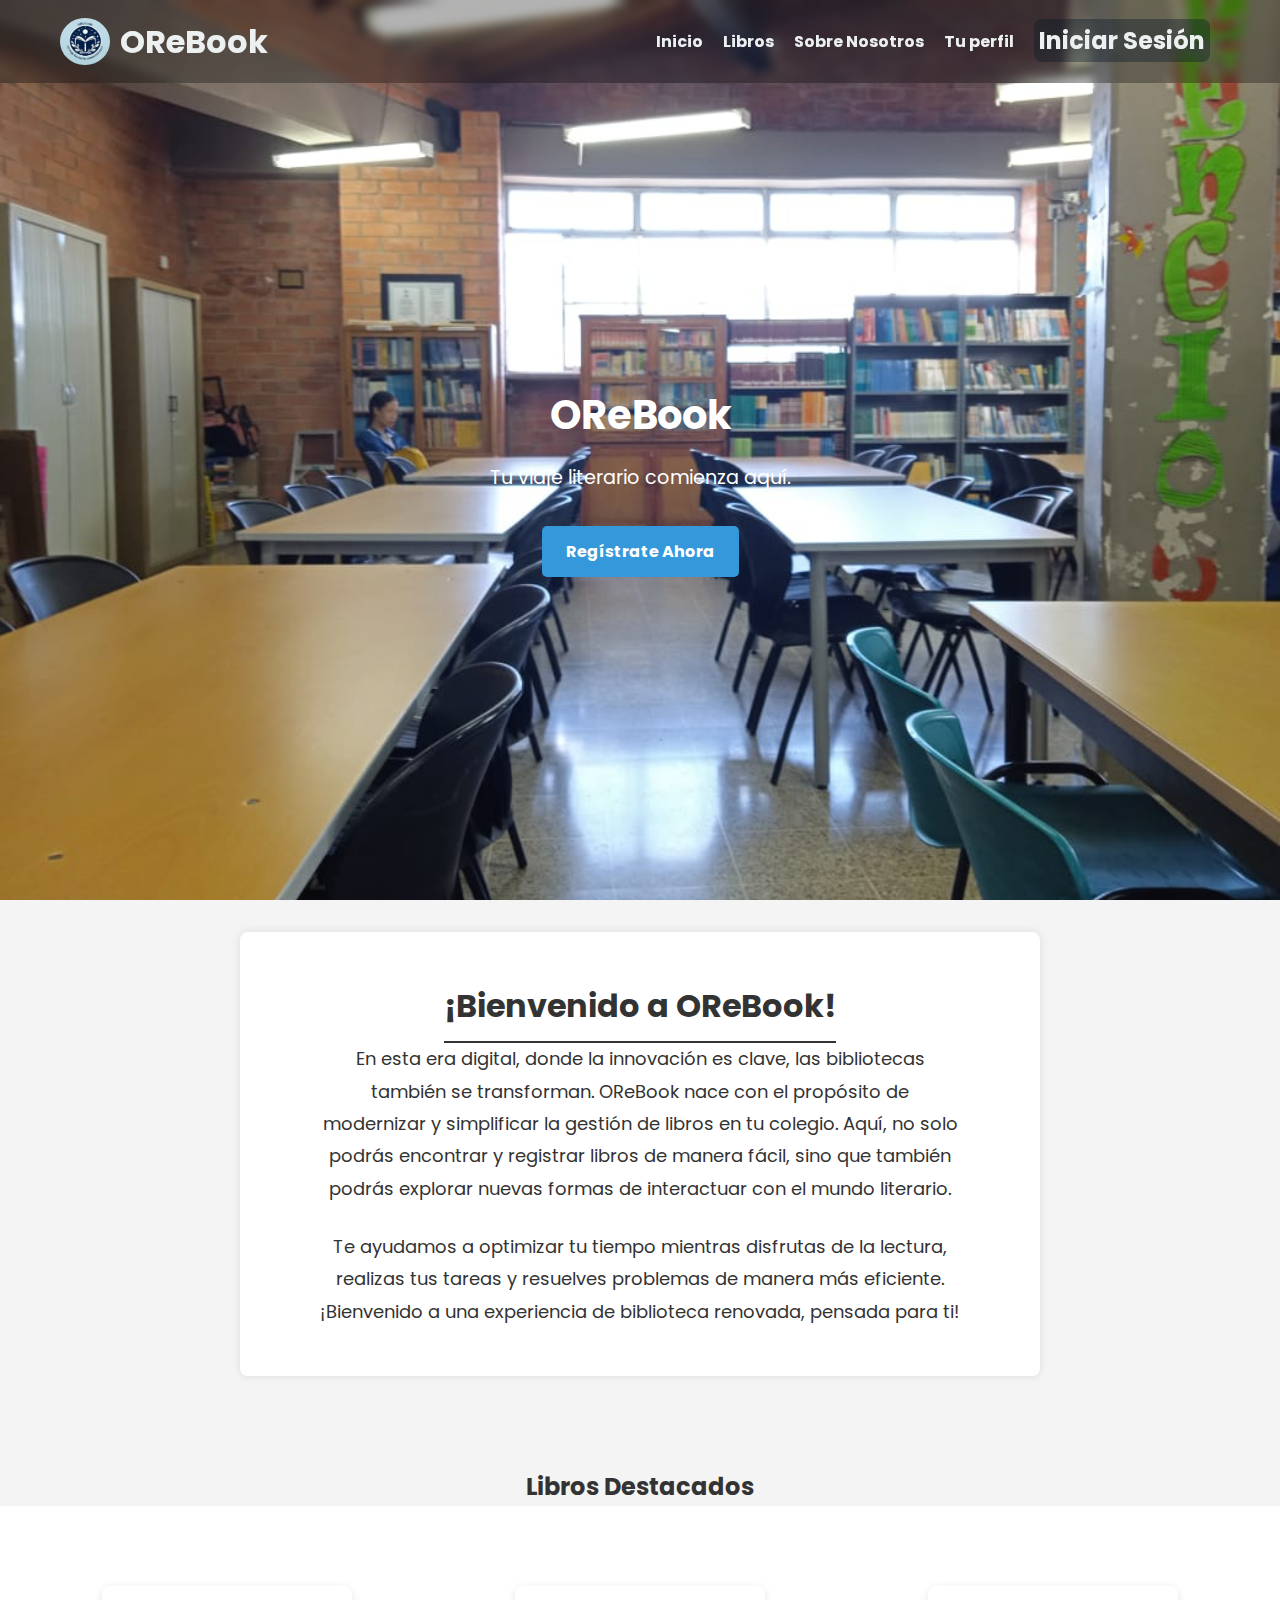
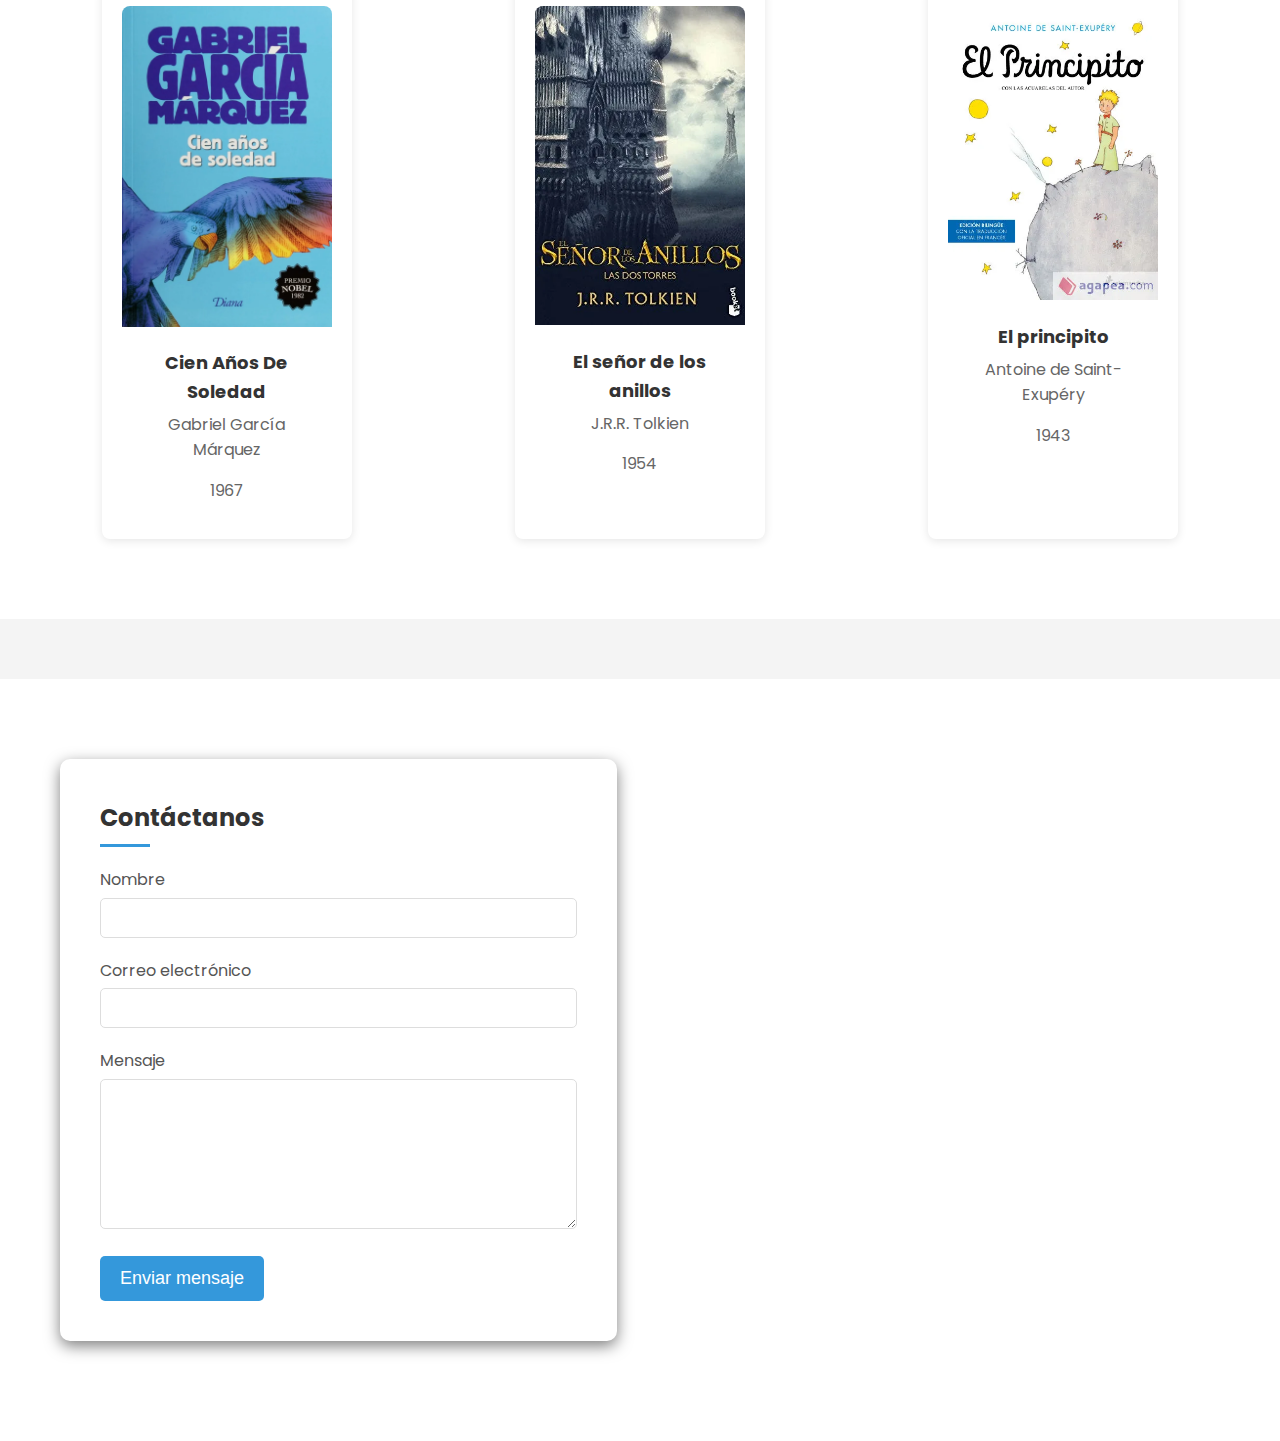
<file: inicio.html>
<!DOCTYPE html>
<html lang="es">
<head>
    <meta charset="UTF-8">
    <meta name="viewport" content="width=device-width, initial-scale=1.0">
    <title>OReBook - Biblioteca Digital</title>
    <link rel="stylesheet" href="css/inicio.css">
    <link rel="shortcut icon" href="imgs/lg.jpg">
    <link rel="stylesheet" href="https://cdnjs.cloudflare.com/ajax/libs/font-awesome/5.15.3/css/all.min.css">
</head>
<body>
    <header>
        <nav>
            <div class="logo">
                <img src="imgs/lg.jpg" alt="Logo Biblioteca">
                <h1>OReBook</h1>
            </div>
            <ul>
                <li><a href="inicio.html" class="active">Inicio</a></li>
                <li><a href="html/libros.html">Libros</a></li>
                <li class="dropdown">
                    <a href="html/sobre-nosotros.html">Sobre Nosotros</a>
                    <ul class="dropdown-content">
                        <li><a href="html/ayuda.html">Ayuda</a></li>
                        <li><a href="html/nuestro-proyecto.html">Nuestro Proyecto</a></li>
                    </ul>
                </li>
                <li><a href="html/perfil.html">Tu perfil</a></li>
                <li><a href="html/login.html" class="btn-login">Iniciar Sesión</a></li>
            </ul>
        </nav>
    </header>
    
    <main>
        <section class="hero">
            <h2>OReBook</h2>
            <p>Tu viaje literario comienza aquí.</p>
            <a href="html/login.html" class="btn-primary">Regístrate Ahora</a>
        </section>

        <section id="sobre-nosotros" class="about-section">
            <h2>¡Bienvenido a OReBook!</h2>
            <p>En esta era digital, donde la innovación es clave, las bibliotecas también se transforman. OReBook nace con el propósito de modernizar y simplificar la gestión de libros en tu colegio. Aquí, no solo podrás encontrar y registrar libros de manera fácil, sino que también podrás explorar nuevas formas de interactuar con el mundo literario.</p><br>
            <p>Te ayudamos a optimizar tu tiempo mientras disfrutas de la lectura, realizas tus tareas y resuelves problemas de manera más eficiente. ¡Bienvenido a una experiencia de biblioteca renovada, pensada para ti!</p>
        </section>

        <section id="libros" class="books-section">
            <h2>Libros Destacados</h2>
            <div class="books-container">
                <div class="book-item">
                    <img src="imgs/71YoFJSz3LL.webp" alt="Libro 1">
                    <h3>Cien Años De Soledad</h3>
                    <p>Gabriel García Márquez</p>
                    <p>1967</p>

                    <div class="book-options hidden">
                        <button class="btn-prestar">Prestar</button>
                        <button class="btn-libros">Libros</button>
                    </div>
                </div>
                <div class="book-item">
                    <img src="imgs/1660300233-51jH0VB5f9L._SL500_.webp" alt="Libro 2">
                    <h3>El señor de los anillos</h3>
                    <p>J.R.R. Tolkien</p>
                    <p>1954</p>
                    
                    <div class="book-options hidden">
                        <button class="btn-prestar">Prestar</button>
                        <button class="btn-libros">Libros</button>
                    </div>
                </div>
                <div class="book-item">
                    <img src="imgs/5acbd6de6c745__550x550.webp" alt="Libro 3">
                    <h3>El principito</h3>
                    <p>Antoine de Saint-Exupéry</p>
                    <p>1943</p>
                    
                    <div class="book-options hidden">
                        <button class="btn-prestar">Prestar</button>
                        <button class="btn-libros">Libros</button>
                    </div>
                </div>
            </div>
        </section>

        <section id="contacto-info" class="contact-info-section">
            <div class="container">
                <div class="contact-container">
                    <h2>Contáctanos</h2>
                    <form id="contact-form">
                        <div class="form-group">
                            <label for="name">Nombre</label>
                            <input type="text" id="name" name="name" required>
                        </div>
                        <div class="form-group">
                            <label for="email">Correo electrónico</label>
                            <input type="email" id="email" name="email" required>
                        </div>
                        <div class="form-group">
                            <label for="message">Mensaje</label>
                            <textarea id="message" name="message" required></textarea>
                        </div>
                        <button type="submit">Enviar mensaje</button>
                    </form>
                </div>
           </div>
        </section>
    </main>

    <script src="scripts/scripts.js"></script>
</body>
</html>
</file>
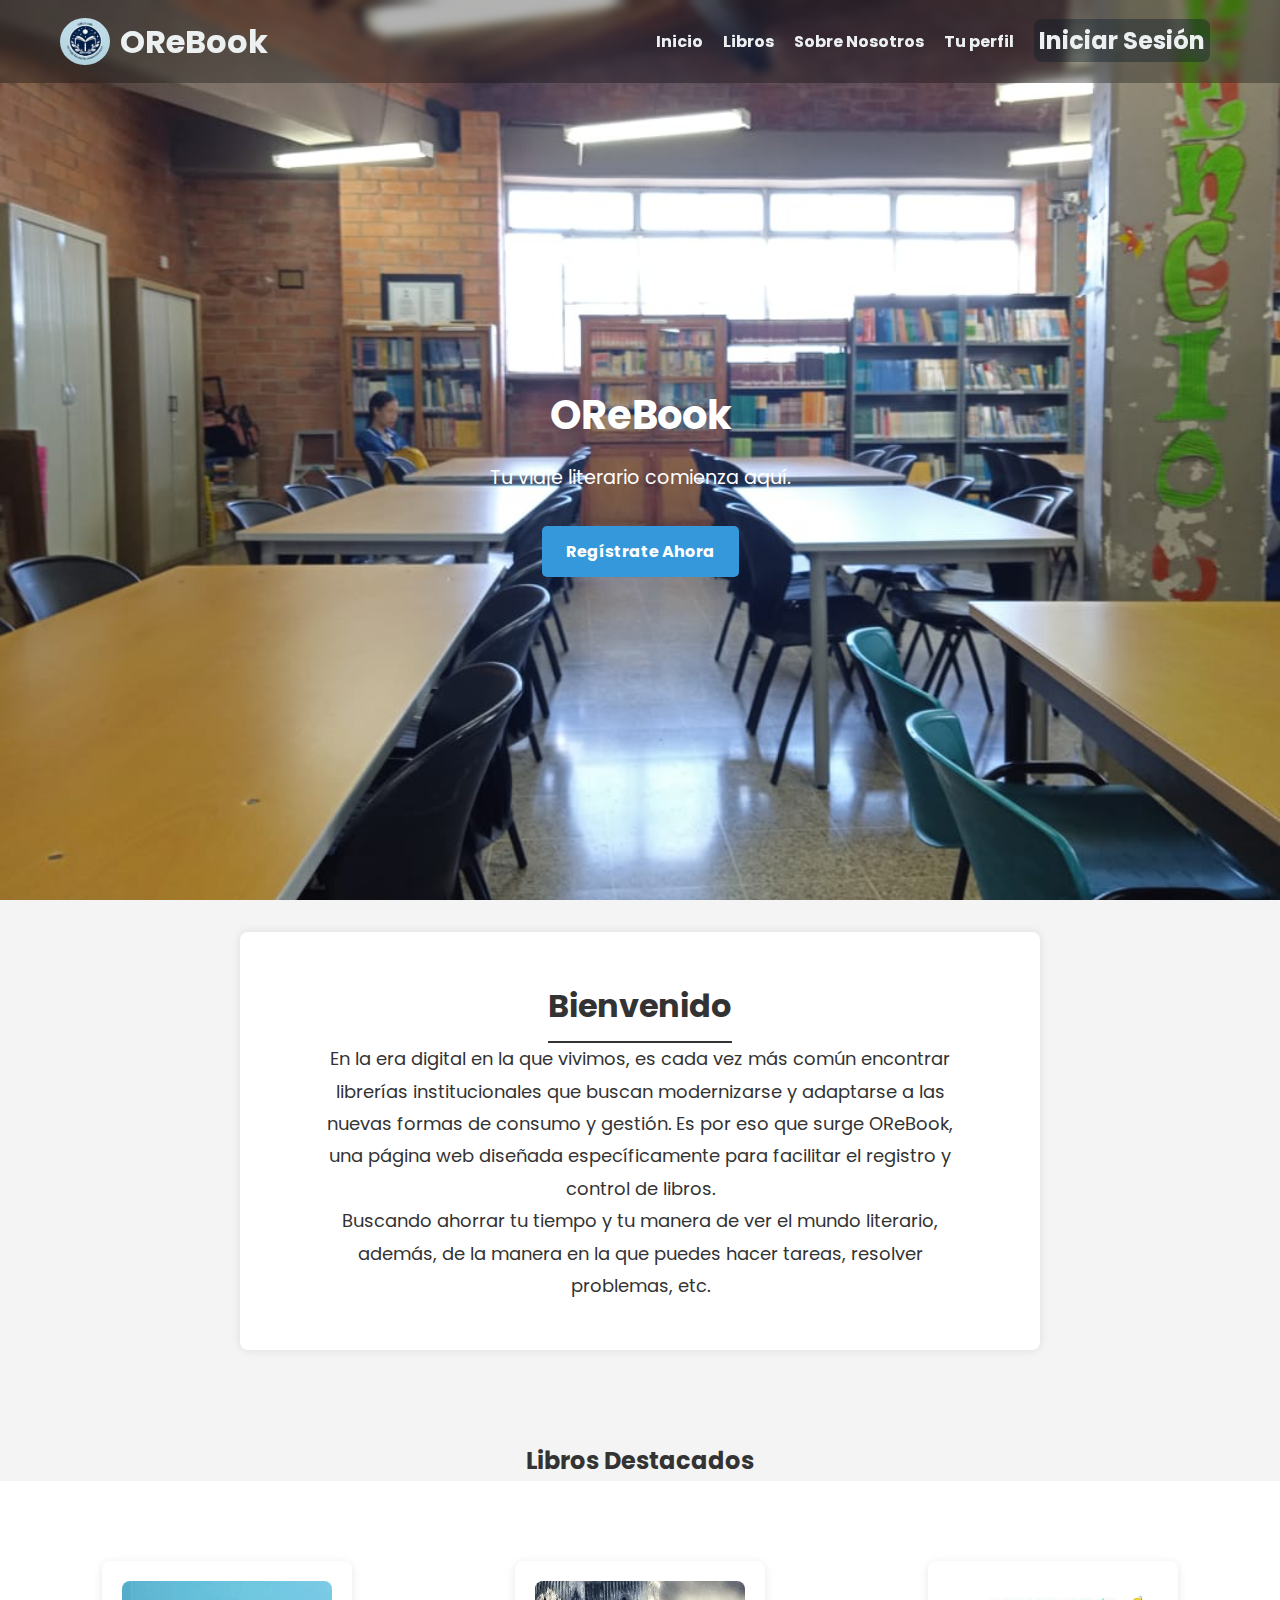
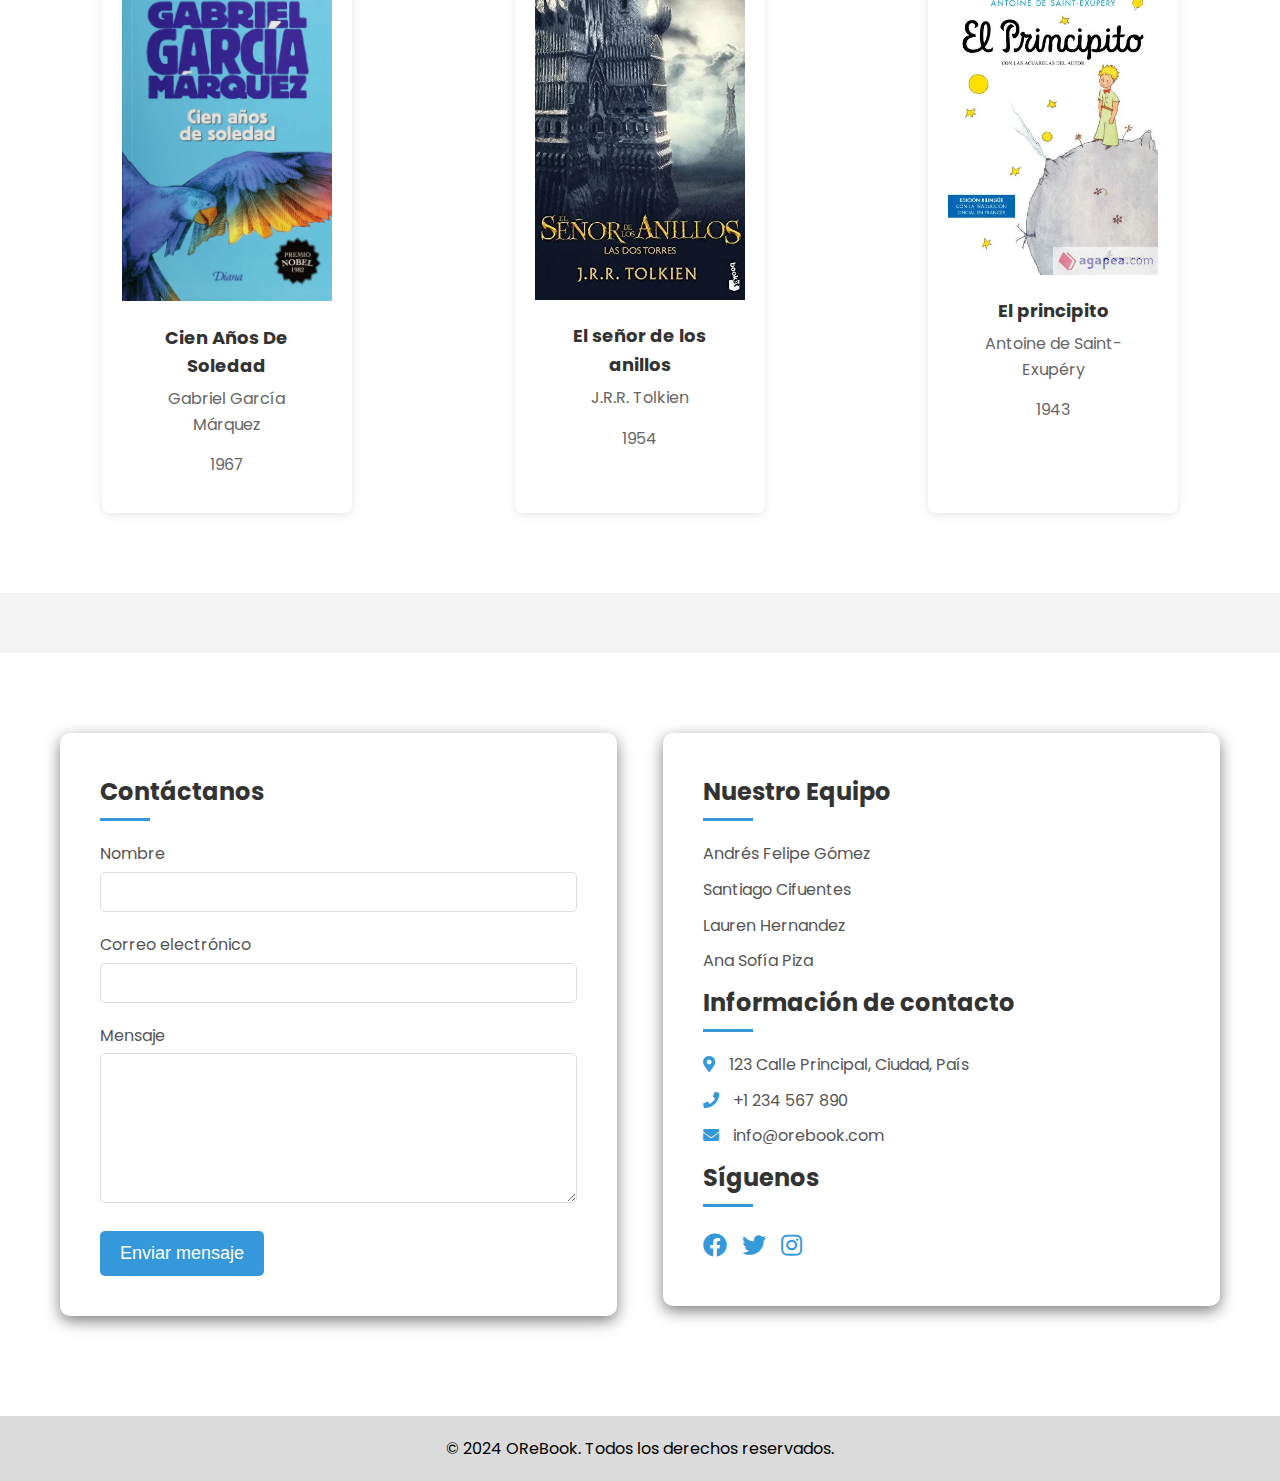
<file: html/inicio.html>
<!DOCTYPE html>
<html lang="es">
<head>
    <meta charset="UTF-8">
    <meta name="viewport" content="width=device-width, initial-scale=1.0">
    <title>OReBook - Biblioteca Digital</title>
    <link rel="stylesheet" href="../css/inicio.css">
    <link rel="shortcut icon" href="../imgs/lg.jpg">
    <link rel="stylesheet" href="https://cdnjs.cloudflare.com/ajax/libs/font-awesome/5.15.3/css/all.min.css">
</head>
<body>
    <header>
        <nav>
            <div class="logo">
                <img src="../imgs/lg.jpg" alt="Logo Biblioteca">
                <h1>OReBook</h1>
            </div>
            <ul>
                <li><a href="inicio.html" class="active">Inicio</a></li>
                <li><a href="libros.html">Libros</a></li>
                <li><a href="sobre-nosotros.html">Sobre Nosotros</a></li>
                <li><a href="perfil.html">Tu perfil</a></li>
                <li><a href="login.html" class="btn-login">Iniciar Sesión</a></li>
            </ul>
        </nav>
    </header>

    <main>
        <section class="hero">
            <h2>OReBook</h2>
            <p>Tu viaje literario comienza aquí.</p>
            <a href="login.html" class="btn-primary">Regístrate Ahora</a>
        </section>

        <section id="sobre-nosotros" class="about-section">
            <h2>Bienvenido</h2>
            <p>En la era digital en la que vivimos, es cada vez más común encontrar librerías institucionales que buscan modernizarse y adaptarse a las nuevas formas de consumo y gestión. Es por eso que surge OReBook, una página web diseñada específicamente para facilitar el registro y control de libros.</p>
            <p>Buscando ahorrar tu tiempo y tu manera de ver el mundo literario, además, de la manera en la que puedes hacer tareas, resolver problemas, etc.</p>
        </section>

        <section id="libros" class="books-section">
            <h2>Libros Destacados</h2>
            <div class="books-container">
                <div class="book-item">
                    <img src="../imgs/71YoFJSz3LL.webp" alt="Libro 1">
                    <h3>Cien Años De Soledad</h3>
                    <p>Gabriel García Márquez</p>
                    <p>1967</p>
                </div>
                <div class="book-item">
                    <img src="../imgs/1660300233-51jH0VB5f9L._SL500_.webp" alt="Libro 2">
                    <h3>El señor de los anillos</h3>
                    <p>J.R.R. Tolkien</p>
                    <p>1954</p>
                </div>
                <div class="book-item">
                    <img src="../imgs/5acbd6de6c745__550x550.webp" alt="Libro 3">
                    <h3>El principito</h3>
                    <p>Antoine de Saint-Exupéry</p>
                    <p>1943</p>
                </div>
            </div>
        </section>

        <section id="contacto-info" class="contact-info-section">
            <div class="container">
                <div class="contact-container">
                    <h2>Contáctanos</h2>
                    <form id="contact-form">
                        <div class="form-group">
                            <label for="name">Nombre</label>
                            <input type="text" id="name" name="name" required>
                        </div>
                        <div class="form-group">
                            <label for="email">Correo electrónico</label>
                            <input type="email" id="email" name="email" required>
                        </div>
                        <div class="form-group">
                            <label for="message">Mensaje</label>
                            <textarea id="message" name="message" required></textarea>
                        </div>
                        <button type="submit">Enviar mensaje</button>
                    </form>
                </div>
                <div class="info-container">
                    <div class="team-info">
                        <h3>Nuestro Equipo</h3>
                        <ul class="team-list">
                            <li>Andrés Felipe Gómez</li>
                            <li>Santiago Cifuentes</li>
                            <li>Lauren Hernandez</li>
                            <li>Ana Sofía Piza</li>
                        </ul>
                    </div>
                    <div class="contact-info">
                        <h3>Información de contacto</h3>
                        <ul class="contact-list">
                            <li><i class="fas fa-map-marker-alt"></i> 123 Calle Principal, Ciudad, País</li>
                            <li><i class="fas fa-phone"></i> +1 234 567 890</li>
                            <li><i class="fas fa-envelope"></i> info@orebook.com</li>
                        </ul>
                    </div>
                    <div class="social-info">
                        <h3>Síguenos</h3>
                        <ul class="social-list">
                            <li><a href="#" aria-label="Facebook"><i class="fab fa-facebook"></i></a></li>
                            <li><a href="#" aria-label="Twitter"><i class="fab fa-twitter"></i></a></li>
                            <li><a href="#" aria-label="Instagram"><i class="fab fa-instagram"></i></a></li>
                        </ul>
                    </div>
                </div>
            </div>
        </section>
    </main>

    <footer>
        <p>&copy; 2024 OReBook. Todos los derechos reservados.</p>
    </footer>

    <script src="../scripts/scripts.js"></script>
</body>
</html>
</file>
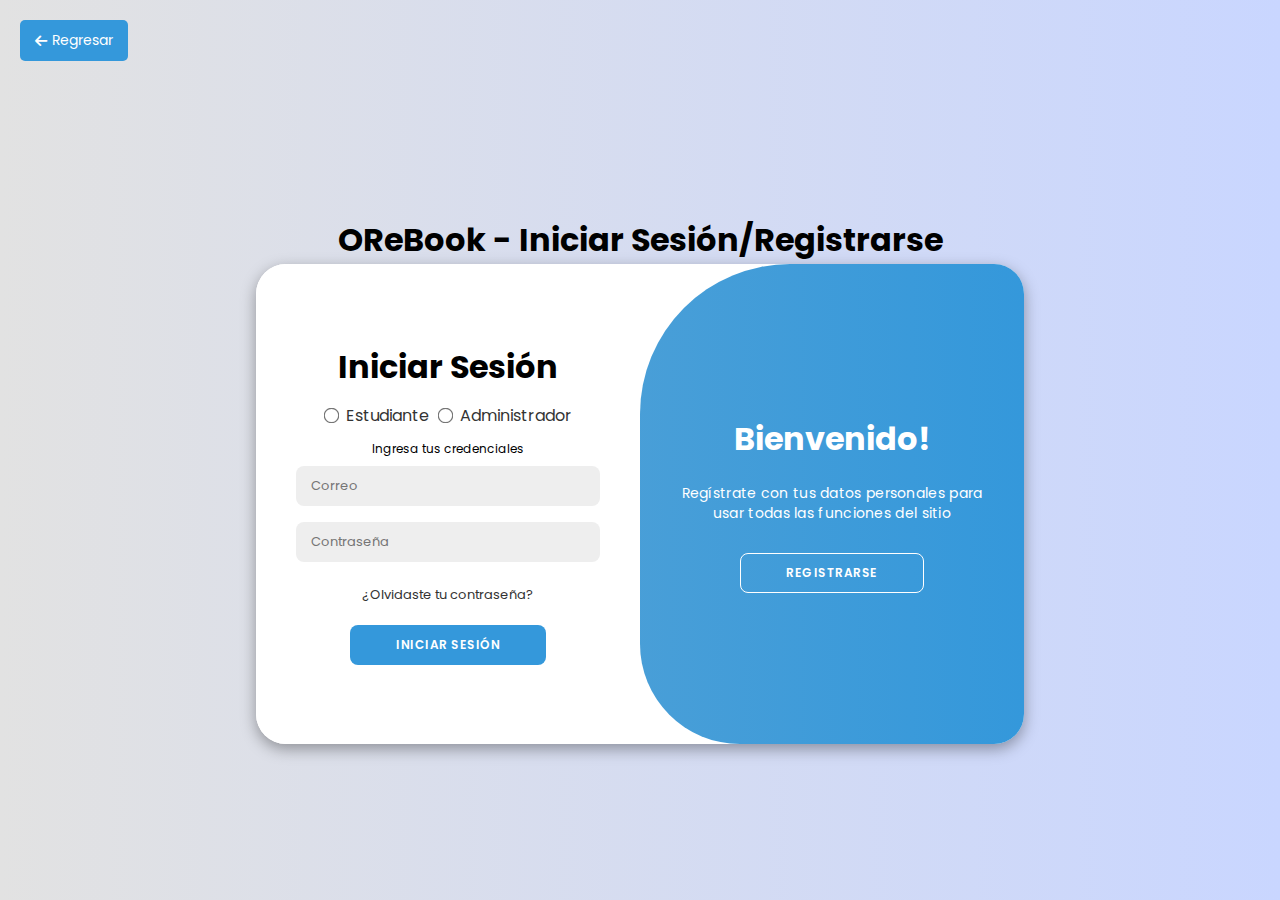
<file: html/login.html>
<!DOCTYPE html>
<html lang="es">
<head>
    <meta charset="UTF-8">
    <meta name="viewport" content="width=device-width, initial-scale=1.0">
    <title>Iniciar Sesión - OReBook</title>
    <link rel="stylesheet" href="../css/login-sing-in.css">
    <link rel="stylesheet" href="https://cdnjs.cloudflare.com/ajax/libs/font-awesome/6.6.0/css/all.min.css">
    <link rel="shortcut icon" href="../imgs/lg.jpg">
</head>
<body>
    <a href="index.html" id="back-button" class="back-button">
        <i class="fas fa-arrow-left"></i> Regresar
    </a>

    <header>
        <h1>OReBook - Iniciar Sesión/Registrarse</h1>
    </header>

    <div class="container" id="container">
        <div class="form-container sign-up">
            <form id="register-form">
                <h1>Crea tu cuenta</h1>
                <p>Seleccione su rol:</p>
                <div class="role-selection">
                    <label><input type="radio" name="role" value="estudiante"> Estudiante</label>
                    <label><input type="radio" name="role" value="administrador"> Administrador</label>
                  </div>
                <span>Ingresa tus datos para registrarte</span>
                <input type="text" name="nombre" id="register-name" placeholder="Nombre completo" required>
                <input type="email" name="email" id="register-email" placeholder="Correo" required>
                <input type="password" name="password" id="register-password" placeholder="Contraseña" required>
                <button type="submit">Registrarse</button>
            </form>
        </div>
        <div class="form-container sign-in">
            <form id="login-form">
                <h1>Iniciar Sesión</h1>
                <div class="role-selection">
                    <label><input type="radio" name="role" value="estudiante"> Estudiante</label>
                    <label><input type="radio" name="role" value="administrador"> Administrador</label>
                  </div>
                <span>Ingresa tus credenciales</span>
                <input type="email" name="email" id="login-email" placeholder="Correo" required>
                <input type="password" name="password" id="login-password" placeholder="Contraseña" required>
                <a href="#">¿Olvidaste tu contraseña?</a>
                <button type="submit">Iniciar Sesión</button>
            </form>
        </div>

        <div class="toggle-container">
            <div class="toggle">
                <div class="toggle-panel toggle-left">
                    <h1>¡Bienvenido de nuevo!</h1>
                    <p>Introduce tus datos personales para usar todas las funciones del sitio</p>
                    <button class="hidden" id="login">Iniciar sesión</button>
                </div>
                <div class="toggle-panel toggle-right">
                    <h1>Bienvenido!</h1>
                    <p>Regístrate con tus datos personales para usar todas las funciones del sitio</p>
                    <button class="hidden" id="register">Registrarse</button>
                </div>
            </div>
        </div>
    </div>

    <script src="../scripts/login.js"></script>
</body>
</html>
</file>
<file: css/inicio.css>
@import url('https://fonts.googleapis.com/css2?family=Poppins:wght@100;200;300;400;500;600;700;800;900&display=swap');

:root {
    --main-bg-color: #f7dc6f;
    --main-text-color: #333;
    --accent-color: #f4f4f4;
    --font-family: 'Poppins', sans-serif;
    --header-height: 60px;
    --primary-color: #3498db;
    ;
    --light-bg-color: #ffffff;
}

* {
    margin: 0;
    padding: 0;
    text-decoration: none;
    box-sizing: border-box;
    scroll-behavior: smooth;
}

body {
    font-family: var(--font-family);
    background-color: var(--accent-color);
    color: var(--main-text-color);
    line-height: 1.6;
}

.container {
    max-width: 1200px;
    margin: 0 auto;
    padding: 0 20px;
}

header {
    backdrop-filter: blur(5px);
    background: rgba(0, 0, 0, 0.3);
    color: #ecf0f1;
    padding: 1rem 0;
    position: fixed;
    top: 0;
    left: 0;
    width: 100%;
    z-index: 1000; 
    display: flex;
    justify-content: space-between;
    align-items: center;
}

nav {
    display: flex;
    justify-content: space-between; 
    align-items: center;
    padding: 0 20px;
    max-width: 1200px; 
    width: 100%;
    margin: 0 auto;
    gap: 2rem;
}

nav ul {
    display: flex;
    list-style: none;
    justify-content: center;
    align-items: center;
    margin: 0;
    padding: 0;
}

nav ul li {
    margin: 0 10px;
}

nav ul li a {
    color: #ecf0f1;
    text-decoration: none;
    font-weight: bold;
    transition: color 0.3s ease;
    align-items: center;
    margin-top: 5px;
}

nav ul li a:hover {
    color: #3498db;
}

.logo {
    display: flex;
    align-items: center;
    justify-content: center;
}

.logo img {
    margin-right: 10px;
    max-width: 50px;
    max-height: 50px;
    border-radius: 50%;
}


.dropdown {
    position: relative;
}

.dropdown-content {
    display: none;
    position: absolute;
    top: 100%;
    left: 0;
    background-color: rgba(44, 62, 80, 0.9);
    min-width: 160px;
    box-shadow: 0px 8px 16px 0px rgba(0,0,0,0.2);
    z-index: 1001;
    border-radius: 4px;
    padding-top: 0.5rem;
}

.dropdown:hover .dropdown-content {
    display: block;
}

.dropdown-content li {
    margin: 0;
}

.dropdown-content a {
    color: #ecf0f1;
    padding: 12px 16px;
    text-decoration: none;
    display: block;
    transition: background-color 0.3s ease;
}

.dropdown-content a:hover {
    background-color: rgba(52, 152, 219, 0.7);
    color: #ffffff;
}

.btn-login {
    font-size: 1.5rem;
    padding: 5px;
    background: #091a2565;
    text-align: center;
    border-radius: 8px;
    margin-top: -5px;

    a{
        font-weight: 200;
    }

    i{
        text-align: center;
        font-size: 20px;
        
    }
}

.hero {
    height: 100vh;
    background-image: url('../imgs/img-biblio-1.jpg');
    background-size: cover;
    background-position: center;
    display: flex;
    flex-direction: column;
    justify-content: center;
    align-items: center;
    text-align: center;
    color: var(--light-bg-color);
    padding-top: var(--header-height); 
}

.hero h2 {
    font-size: 2.5rem;
    margin-bottom: 1rem;
}

.hero p {
    font-size: 1.2rem;
    margin-bottom: 2rem;
}

.btn-primary {
    background-color: #3498db;
    color: #fff;
    padding: 0.8rem 1.5rem;
    text-decoration: none;
    border-radius: 5px;
    font-weight: bold;
    transition: background-color 0.3s ease;
}

.btn-primary:hover {
    background-color: #2980b9;
}


.books-section {
    text-align: center;
}

.books-container {
    display: flex;
    justify-content: space-around;
    flex-wrap: wrap;
    padding: 60px 20px;
    background-color: var(--light-bg-color);
}

.book-item {
    width: 30%;
    padding: 20px;
    background-color: white;
    box-shadow: 0 4px 8px rgba(0, 0, 0, 0.5);
    margin: 20px;
    text-align: center;
    border-radius: 10px;
    transition: transform 0.3s ease, box-shadow 0.3s ease;
}

.book-item:hover {
    transform: scale(1.05);
    box-shadow: 0 6px 12px rgba(0, 0, 0, 0.2);
}

.book-item img {
    width: 100%;
    height: auto;
    border-radius: 8px;
}

.book-item h3 {
    margin-top: 10px;
    font-size: 20px;
    color: var(--main-text-color);
}

.about-section {
    padding: 3rem 5rem;
    background-color: var(--light-bg-color);
    box-shadow: 0 0 10px rgba(0, 0, 0, 0.1);
    margin: 2rem auto;
    max-width: 800px;
    border-radius: 8px;
    text-align: center;
}

.about-section h2 {
    font-size: 32px;
    color: var(--main-text-color);
    border-bottom: 2px solid var(--main-text-color);
    display: inline-block;
    padding-bottom: 10px;
}

.about-section p {
    font-size: 18px;
    color: var(--main-text-color);
    line-height: 1.8;
}

.auth-container {
    display: flex;
    justify-content: space-around;
    align-items: center;
    padding: 50px 20px;
    background-color: var(--accent-color);
    min-height: 80vh;
}

.form-container {
    width: 45%;
    background-color: var(--light-bg-color);
    padding: 2rem;
    box-shadow: 0 4px 8px rgba(0, 0, 0, 0.1);
    border-radius: 12px;
    text-align: center;
    transition: transform 0.3s ease, box-shadow 0.3s ease;
}

.form-container:hover {
    transform: scale(1.03);
    box-shadow: 0 6px 12px rgba(0, 0, 0, 0.2);
}

.form-container h2 {
    margin-bottom: 20px;
    font-size: 28px;
    font-weight: 700;
    color: var(--primary-color);
}

.auth-form input {
    width: 100%;
    padding: 15px;
    margin: 10px 0;
    border: 1px solid #ddd;
    border-radius: 8px;
    font-size: 16px;
    font-family: var(--font-family);
}

.auth-form input:focus {
    border-color: var(--primary-color);
    outline: none;
    box-shadow: 0 0 5px rgba(29, 78, 216, 0.5);
}

.auth-form button {
    width: 100%;
    padding: 15px;
    background-color: var(--primary-color);
    color: white;
    border: none;
    border-radius: 8px;
    font-size: 18px;
    cursor: pointer;
    transition: background-color 0.3s ease;
}

.auth-form button:hover {
    background-color: var(--primary-color);
}

.auth-link {
    margin-top: 15px;
    font-size: 14px;
    color: var(--main-text-color);
}

.auth-link a {
    color: var(--primary-color);
    text-decoration: none;
    font-weight: 600;
}

.auth-link a:hover {
    color: var(--secondary-color);
    text-decoration: underline;
}

.contact-info-section {
    padding: 80px 0;
    background-color: var(--light-bg-color);
}

.container {
    max-width: 1200px;
    margin: 0 auto;
    padding: 0 20px;
}

.contact-info-section .container {
    display: flex;
    justify-content: space-between;
    align-items: flex-start;
    flex-wrap: wrap;
}

.contact-container, .info-container {
    width: 48%;
    background-color: #ffffff;
    border-radius: 10px;
    box-shadow: 0 5px 15px rgba(0,0,0,0.5);
    padding: 40px;
    margin-bottom: 20px;
}

.contact-container h2, .info-container h3 {
    color: #333;
    font-size: 24px;
    margin-bottom: 20px;
    position: relative;
    padding-bottom: 10px;
}

.contact-container h2::after, .info-container h3::after {
    content: '';
    position: absolute;
    left: 0;
    bottom: 0;
    width: 50px;
    height: 3px;
    background-color: #3498db;
}

/* Form Styles */
.form-group {
    margin-bottom: 20px;
}

.form-group label {
    display: block;
    margin-bottom: 5px;
    color: #555;
}

.form-group input,
.form-group textarea {
    width: 100%;
    padding: 10px;
    border: 1px solid #ddd;
    border-radius: 5px;
    font-size: 16px;
    transition: border-color 0.3s ease;
}

.form-group input:focus,
.form-group textarea:focus {
    border-color: #3498db;
    outline: none;
}

.form-group textarea {
    height: 150px;
    resize: vertical;
}

button[type="submit"] {
    background-color: #3498db;
    color: #fff;
    border: none;
    padding: 12px 20px;
    font-size: 18px;
    border-radius: 5px;
    cursor: pointer;
    transition: background-color 0.3s ease;
}

button[type="submit"]:hover {
    background-color: #2980b9;
}

.team-list, .contact-list, .social-list {
    list-style-type: none;
    padding: 0;
}

.team-list li, .contact-list li {
    margin-bottom: 10px;
    color: #555;
}

.contact-list li i {
    margin-right: 10px;
    color: #3498db;
}

.social-list {
    display: flex;
    gap: 15px;
}

.social-list a {
    color: #3498db;
    font-size: 24px;
    transition: color 0.3s ease;
}

.social-list a:hover {
    color: #2980b9;
}

/* Responsive Design */
@media (max-width: 768px) {
    .contact-container, .info-container {
        width: 100%;
    }
}

/* Animations */
@keyframes fadeIn {
    from { opacity: 0; transform: translateY(20px); }
    to { opacity: 1; transform: translateY(0); }
}

.contact-container, .info-container {
    animation: fadeIn 0.5s ease-out;
}

.books-section {
    padding: 60px 0;
    background-color: #f4f4f4;
}

.books-container {
    display: flex;
    justify-content: space-around;
    flex-wrap: wrap;
}

.book-item {
    width: 250px;
    background-color: #fff;
    border-radius: 8px;
    box-shadow: 0 2px 10px rgba(0,0,0,0.1);
    margin: 20px;
    transition: transform 0.3s ease;
}

.book-item:hover {
    transform: translateY(-5px);
}

.book-item img {
    width: 100%;
    height: auto;
    border-radius: 8px 8px 0 0;
}

.book-item h3 {
    font-size: 18px;
    margin: 15px 0 5px;
    padding: 0 15px;
}

.book-item p {
    color: #666;
    padding: 0 15px 15px;
}

/* Footer */
footer {
    background-color: rgba(0, 0, 0, 0.1);
    color: #000;
    padding: 20px;
    text-align: center;
}

::-webkit-scrollbar {
    width: 8px;
    height: 3px;
}

::-webkit-scrollbar-thumb {
    background-color: #2980b9;
    border-radius: 10px;
}

::-webkit-scrollbar-thumb:hover {
    background-color: #3498db;
}

.book-item {
    position: relative;
}

.book-options {
    display: flex;
    flex-direction: column;
    align-items: center;
    justify-content: center;
    padding: 40px;
    background-color: var(--light-bg-color);
    border-radius: 10px;
    box-shadow: 0 5px 15px rgba(0,0,0,0.5);
    position: absolute;
    top: 50%;
    left: 50%;
    transform: translate(-50%, -50%);
    width: 80%; 
    max-width: 400px;
    margin-bottom: 20px; 
    text-align: center;
    z-index: 10;
    width: 700px;
    height: 500px;
    
}

.book-options.hidden {
    display: none;
}

.book-options button {
    background-color: var(--primary-color);
    color: #fff;
    border: none;
    padding: 12px 20px;
    font-size: 18px;
    border-radius: 5px;
    cursor: pointer;
    transition: background-color 0.3s ease;
    width: 100%;
    margin-bottom: 15px;
}

.book-options button:hover {
    background-color: #2980b9;
}
</file>
<file: css/login-sing-in.css>
@import url('https://fonts.googleapis.com/css2?family=Poppins:wght@100;200;300;400;500;600;700;800;900&display=swap');

*{
    margin: 0;
    padding: 0;
    box-sizing: border-box;
    font-family: 'Poppins', sans-serif;
}

body{
    background-color: #c9d6ff;
    background: linear-gradient(to right, #e2e2e2, #c9d6ff);
    display: flex;
    align-items: center;
    justify-content: center;
    flex-direction: column;
    height: 100vh;
}

.back-button {
    position: fixed;
    top: 20px;
    left: 20px;
    background-color: #3498db;
    color: #fff;
    padding: 10px 15px;
    border-radius: 5px;
    text-decoration: none;
    font-size: 14px;
    z-index: 9999;
    display: flex;
    align-items: center;
    transition: background-color 0.3s ease;
}

.back-button:hover {
    background-color: #2980b9;
}

.back-button i {
    margin-right: 5px;
}

/* Ajustar el header para que no se superponga con el botón de regresar */
header {
    padding-top: 60px;
}


.container{
    background-color: #fff;
    border-radius: 30px;
    box-shadow: 0 5px 15px rgba(0, 0, 0, 0.35);
    position: relative;
    overflow: hidden;
    width: 768px;
    max-width: 100%;
    min-height: 480px;
}

.container p{
    font-size: 14px;
    line-height: 20px;
    letter-spacing: 0.3px;
    margin: 20px 0;
}

.container span{
    font-size: 12px;
}

.container a{
    color: #333;
    font-size: 13px;
    text-decoration: none;
    margin: 15px 0 10px;
}

.container button{
    background-color: #3498db;
    color: #fff;
    font-size: 12px;
    padding: 10px 45px;
    border: 1px solid transparent;
    border-radius: 8px;
    font-weight: 600;
    letter-spacing: 0.5px;
    text-transform: uppercase;
    margin-top: 10px;
    cursor: pointer;
}

.container button.hidden{
    background-color: transparent;
    border-color: #fff;
    cursor: pointer;
}

.container form{
    background-color: #fff;
    display: flex;
    align-items: center;
    justify-content: center;
    flex-direction: column;
    padding: 0 40px;
    height: 100%;
}

.container input{
    background-color: #eee;
    border: none;
    margin: 8px 0;
    padding: 10px 15px;
    font-size: 13px;
    border-radius: 8px;
    width: 100%;
    outline: none;
}

.form-container{
    position: absolute;
    top: 0;
    height: 100%;
    transition: all 0.6s ease-in-out;
}

.sing-in{
    left: 0;
    width: 50%;
    z-index: 2;
}

.container.active .sing-in{
    transform: translateX(100%);
}

.sing-up{
    left: 0;
    width: 50%;
    opacity: 0;
    z-index: 1;
}

.container.active .sing-up{
    transform: translateX(100%);
    opacity: 1;
    z-index: 5;
    animation: move 0.6s;
}

@keyframes move{
    0%, 4.99%{
        opacity: 0;
        z-index: 1;
    }
    50%, 100%{
        opacity: 1;
        z-index: 5;
    }
}

.social-icons{
    margin: 20px 0;
}

.social-icons a{
    border: 1px solid #ccc;
    border-radius: 20%;
    display: inline-flex;
    justify-content: center;
    align-items: center;
    margin: 0 3px;
    width: 40px;
    height: 40px;
}

.toggle-container{
    position: absolute;
    top: 0;
    left: 50%;
    width: 50%;
    height: 100%;
    overflow: hidden;
    transition: all 0.6s ease-in-out;
    border-radius: 150px 0 0 100px;
    z-index: 1000;
}

.container.active .toggle-container{
    transform: translateX(-100%);
    border-radius: 0 150px 100px 0;
}

.toggle{
    background-color: #3498db;
    height: 100%;
    background: linear-gradient(to right,#5da5d4, #3498db);
    color: #fff;
    position: relative;
    left: -100%;
    height: -100%;
    width: 200%;
    transform: translateX(0);
    transition: all 0.6s ease-in-out;
}

.container.active .toggle{
    transform: translateX(50%);
}

.toggle-panel{
    position: absolute;
    width: 50%;
    height: 100%;
    display: flex;
    align-items: center;
    justify-content: center;
    flex-direction: column;
    padding: 0 30px;
    text-align: center;
    top: 0;
    transform: translateX(0);
    transition: all 0.6s ease-in-out;
}

.toggle-left{
    transform: translateX(-200%);
}

.container.active .toggle-left{
    transform: translateX(0);
}

.toggle-right{
    right: 0;
    transform: translateX(0);
}

.container.active .toggle-right{
    transform: translateX(200%);
}

.form-container {
    position: absolute;
    top: 0;
    height: 100%;
    transition: all 0.6s ease-in-out;
}

.sign-in {
    left: 0;
    width: 50%;
    z-index: 2;
}

.container.active .sign-in {
    transform: translateX(100%);
}

.sign-up {
    left: 0;
    width: 50%;
    opacity: 0;
    z-index: 1;
}

.container.active .sign-up {
    transform: translateX(100%);
    opacity: 1;
    z-index: 5;
    animation: move 0.6s;
}

@keyframes move {
    0%, 49.99% {
        opacity: 0;
        z-index: 1;
    }
    50%, 100% {
        opacity: 1;
        z-index: 5;
    }
}

.container.active .toggle-container {
    transform: translateX(-100%);
    border-radius: 0 150px 100px 0;
}

.toggle {
    background-color: #3498db;
    height: 100%;
    background: linear-gradient(to right, #5da5d4, #3498db);
    color: #fff;
    position: relative;
    left: -100%;
    height: 100%;
    width: 200%;
    transform: translateX(0);
    transition: all 0.6s ease-in-out;
}

.container.active .toggle {
    transform: translateX(50%);
}

.role-selection {
    display: flex;
    gap: 10px;
    padding: 10px;
    border-radius: 8px;
}

.role-selection label {
    display: flex;
    align-items: center;
    gap: 8px;
    font-size: 1rem;
    color: #333;
    cursor: pointer;
}

.role-selection input[type="radio"] {
    accent-color: #4a90e2;
    transform: scale(1.2);
}

.role-selection input[type="radio"]:checked + label {
    font-weight: bold;
    color: #4a90e2;
}
</file>
